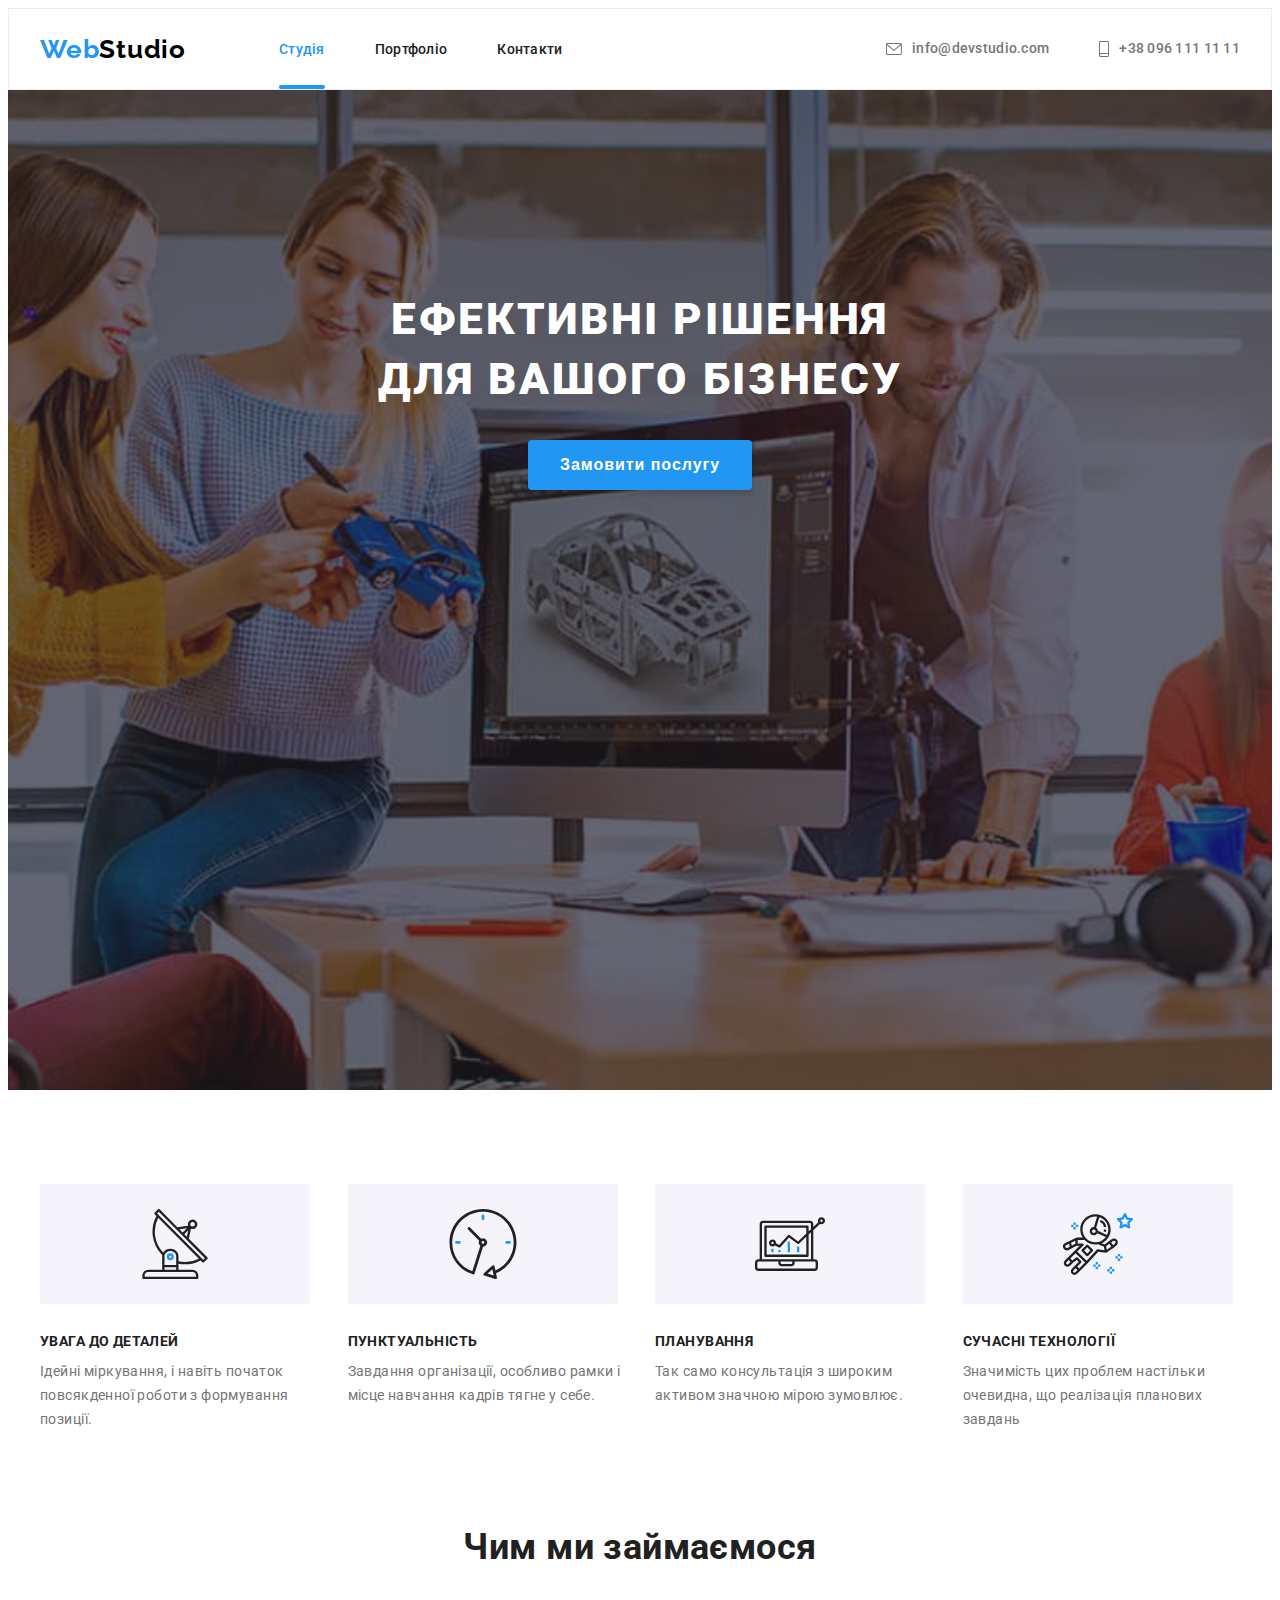
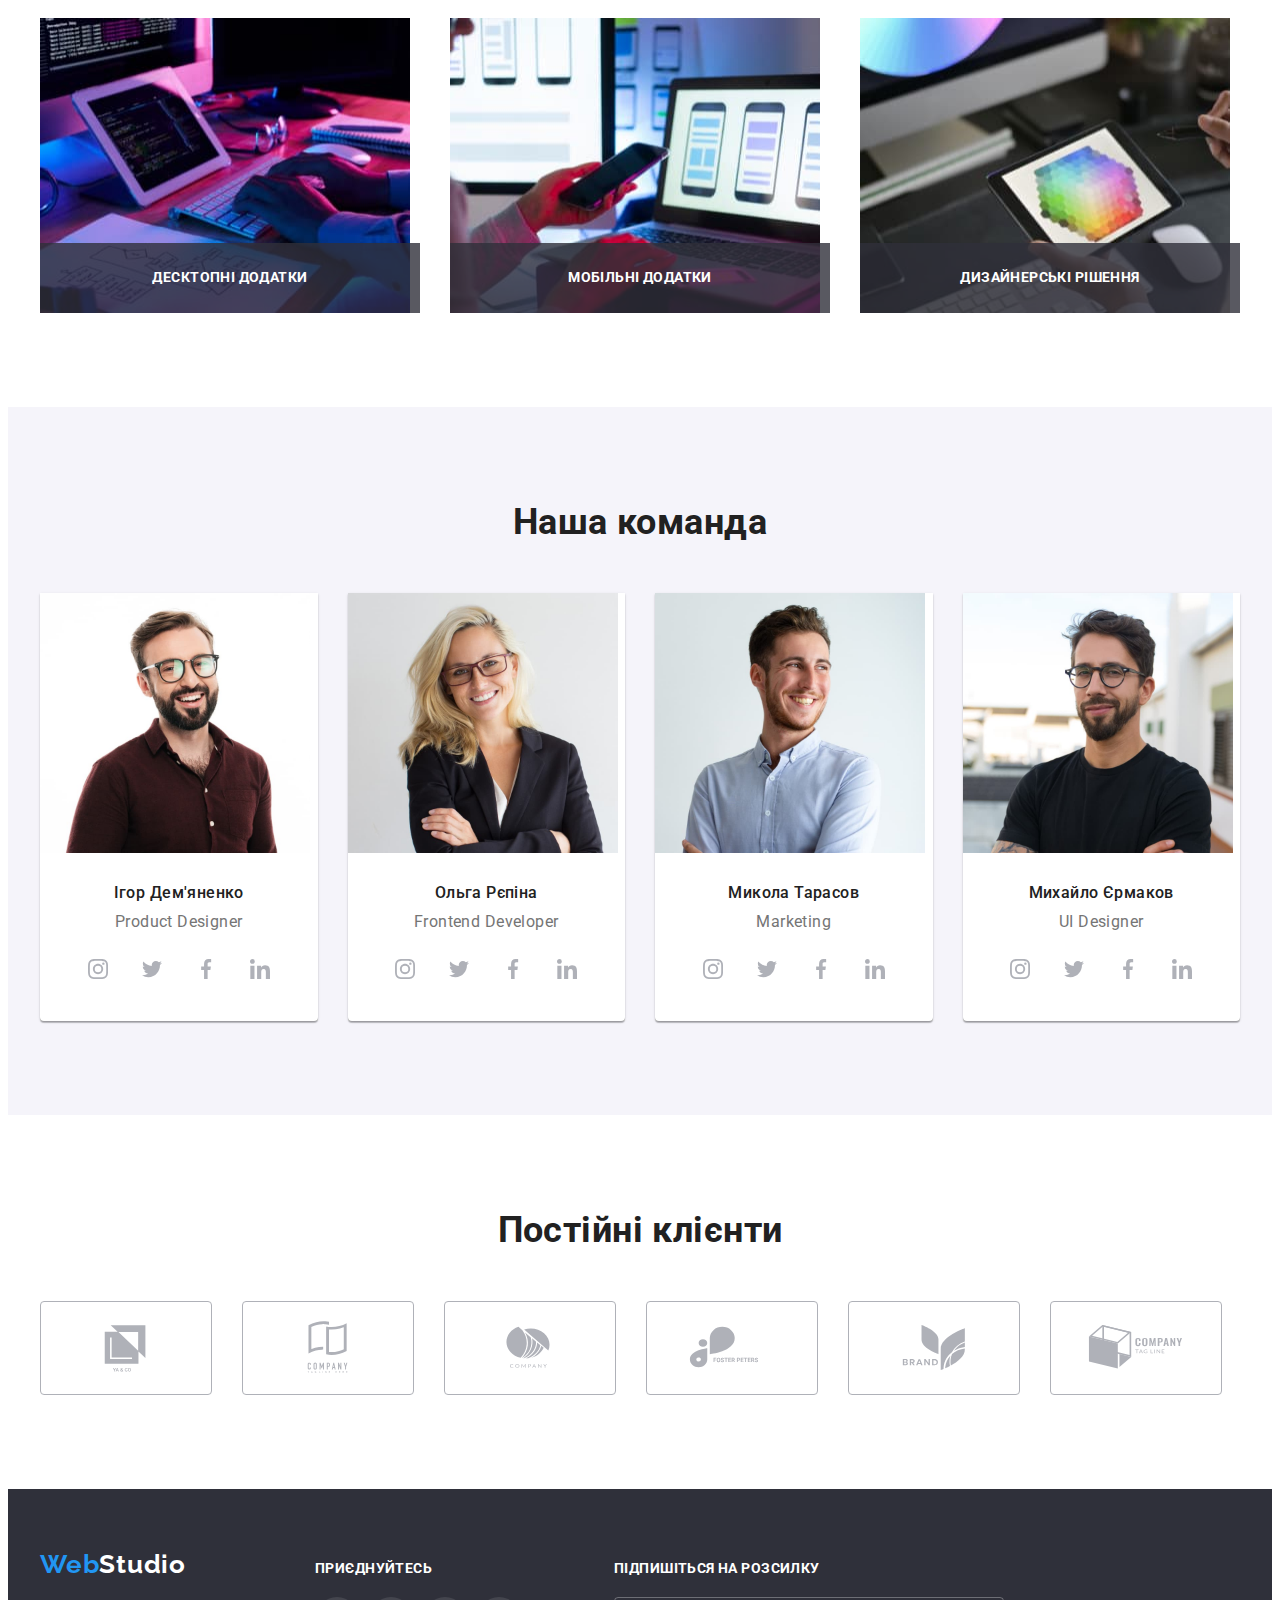
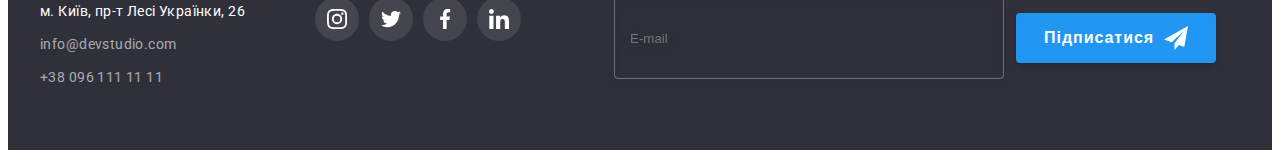
<file: index.html>
<!DOCTYPE html>
<html lang="uk">
  <head>
    <meta charset="UTF-8" />
    <meta http-equiv="X-UA-Compatible" content="IE=edge" />
    <meta name="viewport" content="width=device-width, initial-scale=1.0" />
    <title>WebStudio</title>

    <link rel="preconnect" href="https://fonts.googleapis.com" />
    <link rel="preconnect" href="https://fonts.gstatic.com" crossorigin />
    <link
      href="https://fonts.googleapis.com/css2?family=Raleway:wght@700&family=Roboto:wght@400;500;700;900&display=swap"
      rel="stylesheet"
    />
    <!-- Normalize start -->
    <link
      rel="stylesheet"
      href="https://cdnjs.cloudflare.com/ajax/libs/modern-normalize/1.1.0/modern-normalize.min.css"
      integrity="sha512-wpPYUAdjBVSE4KJnH1VR1HeZfpl1ub8YT/NKx4PuQ5NmX2tKuGu6U/JRp5y+Y8XG2tV+wKQpNHVUX03MfMFn9Q=="
      crossorigin="anonymous"
      referrerpolicy="no-referrer"
    />
    <!-- Normalize end -->
    <link rel="stylesheet" href="./css/main.min.css" />
    <!-- <link rel="stylesheet" href="./css/styles.css" /> -->
  </head>

  <body>
    <!--Шапка сайта-->
    <header class="header" data-header>
      <div class="container header-container">
        <a class="header__logo link logo" href="./index.html"
          >Web<span class="header__studio">Studio</span>
        </a>
        <nav class="nav">
          <ul class="nav__list list">
            <li class="nav__item">
              <a class="nav__link nav__link--current link" href="./index.html">Студія</a>
            </li>
            <li class="nav__item">
              <a class="nav__link link" href="./portfolio.html">Портфоліо</a>
            </li>
            <li class="nav__item">
              <a class="nav__link link" href="#">Контакти</a>
            </li>
          </ul>
        </nav>

        <ul class="contacts__list list">
          <li class="contacts__item">
            <a class="contacts__mail link" href="mailto:info@devstudio.com"
              ><svg class="contacts__icon" width="16" height="12">
                <use href="./images/icons.svg#envelope"></use></svg
              >info@devstudio.com</a
            >
          </li>
          <li class="contacts__item">
            <a class="contacts__tel link" href="tel:+380961111111"
              ><svg class="contacts__icon" width="10" height="16">
                <use href="./images/icons.svg#smartphone"></use></svg
              >+38 096 111 11 11</a
            >
          </li>
        </ul>
      </div>
    </header>

    <main>
      <!--Hero-->
      <section class="hero">
        <div class="container hero-container">
          <h1 class="hero__title">
            ефективні рішення<br />
            для вашого бізнесу
          </h1>
          <button class="hero__btn" type="button" data-modal-open>Замовити послугу</button>
        </div>
      </section>

      <!--Наші переваги-->
      <section class="section benefits">
        <div class="container benefits-container">
          <h2 class="visually-hidden">Наші переваги</h2>

          <ul class="benefits__list list">
            <li class="benefits__item">
              <div class="benefits__icon-container">
                <svg class="benefits__icon" width="70" height="70">
                  <use href="./images/icons.svg#antenna"></use>
                </svg>
              </div>
              <h3 class="benefit__subtitle">увага до деталей</h3>
              <p class="benefits__desc">
                Ідейні міркування, і навіть початок повсякденної роботи з формування позиції.
              </p>
            </li>

            <li class="benefits__item">
              <div class="benefits__icon-container">
                <svg class="benefits__icon" width="70" height="70">
                  <use href="./images/icons.svg#clock"></use>
                </svg>
              </div>
              <h3 class="benefit__subtitle">пунктуальність</h3>
              <p class="benefits__desc">
                Завдання організації, особливо рамки і місце навчання кадрів тягне у себе.
              </p>
            </li>

            <li class="benefits__item">
              <div class="benefits__icon-container">
                <svg class="benefits__icon" width="70" height="70">
                  <use href="./images/icons.svg#diagram"></use>
                </svg>
              </div>
              <h3 class="benefit__subtitle">планування</h3>
              <p class="benefits__desc">
                Так само консультація з широким активом значною мірою зумовлює.
              </p>
            </li>

            <li class="benefits__item">
              <div class="benefits__icon-container">
                <svg class="benefits__icon" width="70" height="70">
                  <use href="./images/icons.svg#astronaut"></use>
                </svg>
              </div>
              <h3 class="benefit__subtitle">сучасні технології</h3>
              <p class="benefits__desc">
                Значимість цих проблем настільки очевидна, що реалізація планових завдань
              </p>
            </li>
          </ul>
        </div>
      </section>

      <!--Чим ми займаємося-->
      <section class="section activity">
        <div class="container activity__container">
          <h2 class="title">Чим ми займаємося</h2>

          <ul class="activity__list card-set list">
            <li class="activity__item">
              <img
                class="activity__img"
                src="./images/activity/activity1.jpg"
                alt="Верстка сайтов"
                width="370"
                height="295"
              />
              <div class="activity__desc-container">
                <p class="activity__desc">Десктопні додатки</p>
              </div>
            </li>
            <li class="activity__item">
              <img
                class="activity__img"
                src="./images/activity/activity2.jpg"
                alt="Мобильные приложения"
                width="370"
                height="295"
              />
              <div class="activity__desc-container">
                <p class="activity__desc">Мобільні додатки</p>
              </div>
            </li>
            <li class="activity__item">
              <img
                class="activity__img"
                src="./images/activity/activity3.jpg"
                alt="Цветовое оформление"
                width="370"
                height="295"
              />
              <div class="activity__desc-container">
                <p class="activity__desc">Дизайнерські рішення</p>
              </div>
            </li>
          </ul>
        </div>
      </section>

      <!--Наша команда-->
      <section class="team section">
        <div class="team__container container">
          <h2 class="title">Наша команда</h2>

          <ul class="team__list card-set list">
            <li class="team__item">
              <div class="team__card">
                <img
                  class="team__img"
                  src="./images/team/colleague1.jpg"
                  alt="Игорь Демьяненко"
                  width="270"
                  height="260"
                />
                <div class="team__caption">
                  <h3 class="team__subtitle">Ігор Дем'яненко</h3>
                  <p class="team__position" lang="en">Product Designer</p>
                  <ul class="socials__list list">
                    <li class="socials__item">
                      <a
                        class="socials__link link"
                        href="#"
                        target="_blank"
                        rel="noopener noreferrer"
                        aria-label="instagram"
                      >
                        <svg class="socials__icon" width="20" height="20">
                          <use href="./images/icons.svg#instagram"></use>
                        </svg>
                      </a>
                    </li>
                    <li class="socials__item">
                      <a
                        class="socials__link link"
                        href="#"
                        target="_blank"
                        rel="noopener noreferrer"
                        aria-label="twitter"
                      >
                        <svg class="socials__icon" width="20" height="20">
                          <use href="./images/icons.svg#twitter"></use>
                        </svg>
                      </a>
                    </li>
                    <li class="socials__item">
                      <a
                        class="socials__link link"
                        href="#"
                        target="_blank"
                        rel="noopener noreferrer"
                        aria-label="facebook"
                      >
                        <svg class="socials__icon" width="20" height="20">
                          <use href="./images/icons.svg#facebook"></use>
                        </svg>
                      </a>
                    </li>
                    <li class="socials__item">
                      <a
                        class="socials__link link"
                        href="#"
                        target="_blank"
                        rel="noopener noreferrer"
                        aria-label="linkedin"
                      >
                        <svg class="socials__icon" width="20" height="20">
                          <use href="./images/icons.svg#linkedin"></use>
                        </svg>
                      </a>
                    </li>
                  </ul>
                </div>
              </div>
            </li>

            <li class="team__item">
              <div class="team__card">
                <img
                  class="team__img"
                  src="./images/team/colleague2.jpg"
                  alt="Ольга Репина"
                  width="270"
                  height="260"
                />
                <div class="team__caption">
                  <h3 class="team__subtitle">Ольга Рєпіна</h3>
                  <p class="team__position" lang="en">Frontend Developer</p>
                  <ul class="socials__list list">
                    <li class="socials__item">
                      <a
                        class="socials__link link"
                        href="#"
                        target="_blank"
                        rel="noopener noreferrer"
                        aria-label="instagram"
                      >
                        <svg class="socials__icon" width="20" height="20">
                          <use href="./images/icons.svg#instagram"></use>
                        </svg>
                      </a>
                    </li>
                    <li class="socials__item">
                      <a
                        class="socials__link link"
                        href="#"
                        target="_blank"
                        rel="noopener noreferrer"
                        aria-label="twitter"
                      >
                        <svg class="socials__icon" width="20" height="20">
                          <use href="./images/icons.svg#twitter"></use>
                        </svg>
                      </a>
                    </li>
                    <li class="socials__item">
                      <a
                        class="socials__link link"
                        href="#"
                        target="_blank"
                        rel="noopener noreferrer"
                        aria-label="facebook"
                      >
                        <svg class="socials__icon" width="20" height="20">
                          <use href="./images/icons.svg#facebook"></use>
                        </svg>
                      </a>
                    </li>
                    <li class="socials__item">
                      <a
                        class="socials__link link"
                        href="#"
                        target="_blank"
                        rel="noopener noreferrer"
                        aria-label="linkedin"
                      >
                        <svg class="socials__icon" width="20" height="20">
                          <use href="./images/icons.svg#linkedin"></use>
                        </svg>
                      </a>
                    </li>
                  </ul>
                </div>
              </div>
            </li>

            <li class="team__item">
              <div class="team__card">
                <img
                  class="team__img"
                  src="./images/team/colleague3.jpg"
                  alt="Николай Тарасов"
                  width="270"
                  height="260"
                />
                <div class="team__caption">
                  <h3 class="team__subtitle">Микола Тарасов</h3>
                  <p class="team__position" lang="en">Marketing</p>
                  <ul class="socials__list list">
                    <li class="socials__item">
                      <a
                        class="socials__link link"
                        href="#"
                        target="_blank"
                        rel="noopener noreferrer"
                        aria-label="instagram"
                      >
                        <svg class="socials__icon" width="20" height="20">
                          <use href="./images/icons.svg#instagram"></use>
                        </svg>
                      </a>
                    </li>
                    <li class="socials__item">
                      <a
                        class="socials__link link"
                        href="#"
                        target="_blank"
                        rel="noopener noreferrer"
                        aria-label="twitter"
                      >
                        <svg class="socials__icon" width="20" height="20">
                          <use href="./images/icons.svg#twitter"></use>
                        </svg>
                      </a>
                    </li>
                    <li class="socials__item">
                      <a
                        class="socials__link link"
                        href="#"
                        target="_blank"
                        rel="noopener noreferrer"
                        aria-label="facebook"
                      >
                        <svg class="socials__icon" width="20" height="20">
                          <use href="./images/icons.svg#facebook"></use>
                        </svg>
                      </a>
                    </li>
                    <li class="socials__item">
                      <a
                        class="socials__link link"
                        href="#"
                        target="_blank"
                        rel="noopener noreferrer"
                        aria-label="linkedin"
                      >
                        <svg class="socials__icon" width="20" height="20">
                          <use href="./images/icons.svg#linkedin"></use>
                        </svg>
                      </a>
                    </li>
                  </ul>
                </div>
              </div>
            </li>

            <li class="team__item">
              <div class="team__card">
                <img
                  class="team__img"
                  src="./images/team/colleague4.jpg"
                  alt="Михаил Ермаков"
                  width="270"
                  height="260"
                />
                <div class="team__caption">
                  <h3 class="team__subtitle">Михайло Єрмаков</h3>
                  <p class="team__position" lang="en">UI Designer</p>
                  <ul class="socials__list list">
                    <li class="socials__item">
                      <a
                        class="socials__link link"
                        href="#"
                        target="_blank"
                        rel="noopener noreferrer"
                        aria-label="instagram"
                      >
                        <svg class="socials__icon" width="20" height="20">
                          <use href="./images/icons.svg#instagram"></use>
                        </svg>
                      </a>
                    </li>
                    <li class="socials__item">
                      <a
                        class="socials__link link"
                        href="#"
                        target="_blank"
                        rel="noopener noreferrer"
                        aria-label="twitter"
                      >
                        <svg class="socials__icon" width="20" height="20">
                          <use href="./images/icons.svg#twitter"></use>
                        </svg>
                      </a>
                    </li>
                    <li class="socials__item">
                      <a
                        class="socials__link link"
                        href="#"
                        target="_blank"
                        rel="noopener noreferrer"
                        aria-label="facebook"
                      >
                        <svg class="socials__icon" width="20" height="20">
                          <use href="./images/icons.svg#facebook"></use>
                        </svg>
                      </a>
                    </li>
                    <li class="socials__item">
                      <a
                        class="socials__link link"
                        href="#"
                        target="_blank"
                        rel="noopener noreferrer"
                        aria-label="linkedin"
                      >
                        <svg class="socials__icon" width="20" height="20">
                          <use href="./images/icons.svg#linkedin"></use>
                        </svg>
                      </a>
                    </li>
                  </ul>
                </div>
              </div>
            </li>
          </ul>
        </div>
      </section>

      <!-- Постійні клієнти -->
      <section class="section clients">
        <div class="clients-container container">
          <h2 class="title">Постійні клієнти</h2>
          <ul class="clients__list card-set list">
            <li class="clients__item">
              <a
                class="clients__link link"
                href=""
                target="_blank"
                rel="noopener noreferrer"
                aria-label="Client 1"
              >
                <svg class="clients__icon" width="106" height="60">
                  <use href="./images/icons.svg#client-1"></use>
                </svg>
              </a>
            </li>
            <li class="clients__item">
              <a
                class="clients__link link"
                href=""
                target="_blank"
                rel="noopener noreferrer"
                aria-label="Client 2"
              >
                <svg class="clients__icon" width="106" height="60">
                  <use href="./images/icons.svg#client-2"></use>
                </svg>
              </a>
            </li>
            <li class="clients__item">
              <a
                class="clients__link link"
                href=""
                target="_blank"
                rel="noopener noreferrer"
                aria-label="Client 3"
              >
                <svg class="clients__icon" width="106" height="60">
                  <use href="./images/icons.svg#client-3"></use>
                </svg>
              </a>
            </li>
            <li class="clients__item">
              <a
                class="clients__link link"
                href=""
                target="_blank"
                rel="noopener noreferrer"
                aria-label="Client 4"
              >
                <svg class="clients__icon" width="106" height="60">
                  <use href="./images/icons.svg#client-4"></use>
                </svg>
              </a>
            </li>
            <li class="clients__item">
              <a
                class="clients__link link"
                href=""
                target="_blank"
                rel="noopener noreferrer"
                aria-label="Client 5"
              >
                <svg class="clients__icon" width="106" height="60">
                  <use href="./images/icons.svg#client-5"></use>
                </svg>
              </a>
            </li>
            <li class="clients__item">
              <a
                class="clients__link link"
                href=""
                target="_blank"
                rel="noopener noreferrer"
                aria-label="Client 6"
              >
                <svg class="clients__icon" width="106" height="60">
                  <use href="./images/icons.svg#client-6"></use>
                </svg>
              </a>
            </li>
          </ul>
        </div>
      </section>
    </main>

    <!--Футер-->
    <footer class="footer">
      <div class="footer__overlay container">
        <div class="footer-address-container">
          <a class="logo link" href="./index.html">Web<span class="studio-footer">Studio</span> </a>
          <address class="address">
            <ul class="address__list list">
              <li class="address__item">
                <a
                  class="address__link link"
                  href="https://goo.gl/maps/UamUXXpw73tSwTPm6"
                  target="_blank"
                  rel="noopener noreferrer"
                  >м. Київ, пр-т Лесі Українки, 26</a
                >
              </li>
              <li class="address__item">
                <a class="address__mail link" href="mailto:info@devstudio.com"
                  >info@devstudio.com</a
                >
              </li>
              <li class="address__item">
                <a class="address__tel link" href="tel:+380961111111">+38 096 111 11 11</a>
              </li>
            </ul>
          </address>
        </div>

        <div class="footer__socials footer__socials--container">
          <p class="subscribe__slogan">приєднуйтесь</p>
          <ul class="footer__socials--list list">
            <li class="footer__socials--item">
              <a
                class="footer__socials--link link"
                href="#"
                target="_blank"
                rel="noopener noreferrer"
                aria-label="instagram"
              >
                <svg class="footer__socials--icon" width="20" height="20">
                  <use href="./images/icons.svg#instagram"></use>
                </svg>
              </a>
            </li>
            <li class="footer__socials--item">
              <a
                class="footer__socials--link link"
                href="#"
                target="_blank"
                rel="noopener noreferrer"
                aria-label="twitter"
              >
                <svg class="footer__socials--icon" width="20" height="20">
                  <use href="./images/icons.svg#twitter"></use>
                </svg>
              </a>
            </li>
            <li class="footer__socials--item">
              <a
                class="footer__socials--link link"
                href="#"
                target="_blank"
                rel="noopener noreferrer"
                aria-label="facebook"
              >
                <svg class="footer__socials--icon" width="20" height="20">
                  <use href="./images/icons.svg#facebook"></use>
                </svg>
              </a>
            </li>
            <li class="footer__socials--item">
              <a
                class="footer__socials--link link"
                href="#"
                target="_blank"
                rel="noopener noreferrer"
                aria-label="linkedin"
              >
                <svg class="footer__socials--icon" width="20" height="20">
                  <use href="./images/icons.svg#linkedin"></use>
                </svg>
              </a>
            </li>
          </ul>
        </div>

        <!-- Subscribe -->
        <div class="subscribe subscribe-container">
          <p class="subscribe__slogan">Підпишіться на розсилку</p>
          <form class="subsribe__form">
            <div class="subscribe__overlay">
              <label class="subscribe__email visually-hidden" for="mail-subscribe"></label>
              <input
                class="subscribe__input"
                type="email"
                name="mail-subscribe"
                id="mail-subscribe"
                placeholder="E-mail"
                required
              />
              <button class="subscribe__btn" type="submit">
                Підписатися
                <svg class="subscribe__icon" width="24" height="24">
                  <use href="./images/icons.svg#send-footer"></use>
                </svg>
              </button>
            </div>
          </form>
        </div>
      </div>
    </footer>

    <!-- Modal window -->
    <div class="backdrop is-hidden" data-modal>
      <div class="modal">
        <button class="modal__btn" type="button" data-modal-close>
          <svg class="modal__icon" width="18" height="18">
            <use href="./images/icons.svg#close-black-icon"></use>
          </svg>
        </button>

        <!-- Registration form -->

        <form class="register">
          <strong class="register__title">Залиште свої дані, ми вам передзвонимо</strong>
          <div class="register__group" role="group">
            <label class="register__wrap">
              <span class="register__label">Ім'я</span>
              <input class="register__input" type="text" required />
              <svg class="register__icon" width="18" height="18">
                <use href="./images/icons.svg#person-form"></use>
              </svg>
            </label>
            <label class="register__wrap">
              <span class="register__label">Телефон</span>
              <input class="register__input" type="tel" required />
              <svg class="register__icon" width="18" height="18">
                <use href="./images/icons.svg#phone-form"></use>
              </svg>
            </label>
            <label class="register__wrap">
              <span class="register__label">Пошта</span>
              <input class="register__input" type="email" required />
              <svg class="register__icon" width="18" height="18">
                <use href="./images/icons.svg#email-form"></use>
              </svg>
            </label>
            <label class="register__wrap">
              <span class="register__label">Коментар</span>
              <textarea
                class="register__message"
                name="message"
                rows="5"
                placeholder="Введіть текст"
              ></textarea>
            </label>
          </div>

          <label class="register__agreement">
            <input
              class="register__checkbox visually-hidden"
              type="checkbox"
              name="agreement"
              required
            />
            <svg class="register-icon" width="16" height="15">
              <use class="register__icon--uncheck" href="./images/icons.svg#icon-uncheck"></use>
              <use class="register__icon--check" href="./images/icons.svg#icon-check"></use>
            </svg>
            <span class="register-agreement__text">
              Погоджуюся з розсилкою та приймаю
              <a class="register-agreement__link" href="">Умови договору</a>
            </span>
          </label>

          <button class="register__btn" type="submit">Відправити</button>
        </form>
      </div>
    </div>

    <!-- JS header-scroll script -->
    <script src="./js/header-scroll.js"></script>

    <!-- JS modal window script -->
    <script src="./js/modal.js"></script>

    <!-- JS registration form -->
    <script src="./js/registration.js"></script>
  </body>
</html>
</file>
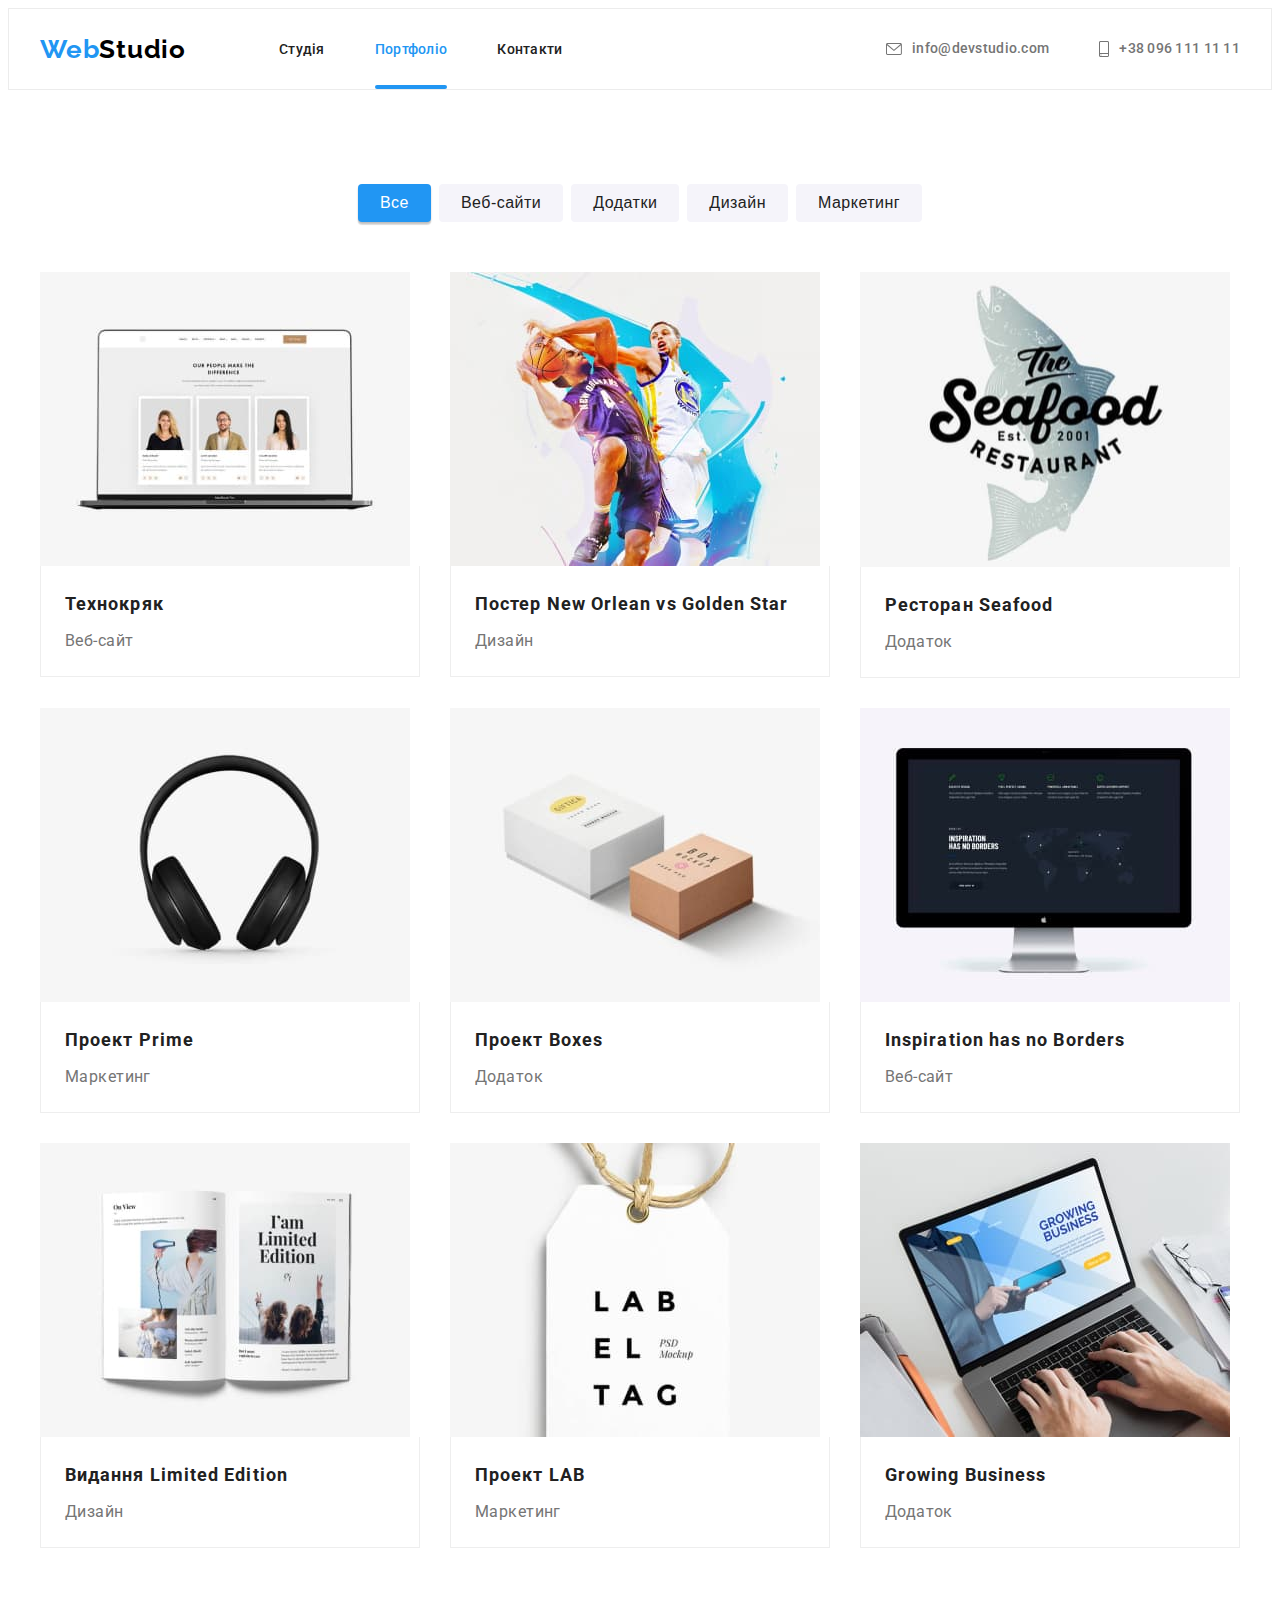
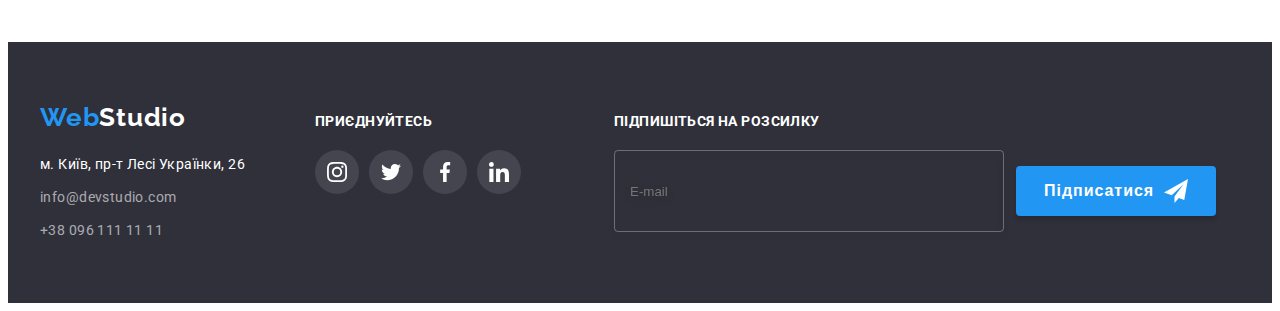
<file: portfolio.html>
<!DOCTYPE html>
<html lang="uk">
  <head>
    <meta charset="UTF-8" />
    <meta http-equiv="X-UA-Compatible" content="IE=edge" />
    <meta name="viewport" content="width=device-width, initial-scale=1.0" />
    <title>Портфолио</title>

    <link rel="preconnect" href="https://fonts.googleapis.com" />
    <link rel="preconnect" href="https://fonts.gstatic.com" crossorigin />
    <link
      href="https://fonts.googleapis.com/css2?family=Raleway:wght@700&family=Roboto:wght@400;500;700;900&display=swap"
      rel="stylesheet"
    />
    <link
      rel="stylesheet"
      href="https://cdnjs.cloudflare.com/ajax/libs/modern-normalize/1.1.0/modern-normalize.min.css"
      integrity="sha512-wpPYUAdjBVSE4KJnH1VR1HeZfpl1ub8YT/NKx4PuQ5NmX2tKuGu6U/JRp5y+Y8XG2tV+wKQpNHVUX03MfMFn9Q=="
      crossorigin="anonymous"
      referrerpolicy="no-referrer"
    />
    <link rel="stylesheet" href="./css/main.min.css" />
  </head>

  <body>
    <!--Шапка сайта-->
    <header class="header" data-header>
      <div class="container header-container">
        <a class="logo header__logo link" href="./index.html"
          >Web<span class="header__studio">Studio</span>
        </a>
        <nav class="nav">
          <ul class="nav__list list">
            <li class="nav__item">
              <a class="nav__link link" href="./index.html">Студія</a>
            </li>
            <li class="nav__item">
              <a class="nav__link nav__link--current link" href="./portfolio.html">Портфоліо</a>
            </li>
            <li class="nav__item">
              <a class="nav__link link" href="#">Контакти</a>
            </li>
          </ul>
        </nav>

        <ul class="contacts__list list">
          <li class="contacts__item">
            <a class="contacts__mail link" href="mailto:info@devstudio.com"
              ><svg class="contacts__icon" width="16" height="12">
                <use href="./images/icons.svg#envelope"></use></svg
              >info@devstudio.com</a
            >
          </li>
          <li class="contacts__item">
            <a class="contacts__tel link" href="tel:+380961111111"
              ><svg class="contacts__icon" width="10" height="16">
                <use href="./images/icons.svg#smartphone"></use></svg
              >+38 096 111 11 11</a
            >
          </li>
        </ul>
      </div>
    </header>

    <main>
      <h1 class="visually-hidden">Примеры работ</h1>

      <!-- Фильтр -->
      <section class="projects section">
        <div class="filter container">
          <ul class="filter__list list">
            <li class="filter__item">
              <button class="active__btn" type="button">Все</button>
            </li>
            <li class="filter__item">
              <button class="filter__btn" type="button">Веб-сайти</button>
            </li>
            <li class="filter__item">
              <button class="filter__btn" type="button">Додатки</button>
            </li>
            <li class="filter__item">
              <button class="filter__btn" type="button">Дизайн</button>
            </li>
            <li class="filter__item">
              <button class="filter__btn" type="button">Маркетинг</button>
            </li>
          </ul>
          <!-- </div> -->

          <!-- Проекти -->
          <!-- <div class="container"> -->
          <ul class="projects__list card-set list">
            <li class="projects__item">
              <a class="projects__link link" href="#">
                <div class="projects__element">
                  <img
                    class="projects__img"
                    src="./images/portfolio/tekhnokryak.jpg"
                    alt="Технокряк"
                    width="370"
                  />
                  <div class="projects__overlay">
                    <p class="projects-desc">
                      Ресурс пропонує комплексні пропозиції з різним рівнем функціоналу та сервісів.
                      Все це дозволить відвідувачу отримати вичерпні відомості про компанію чи
                      приватну особу.
                    </p>
                  </div>
                </div>

                <div class="projects__caption">
                  <h2 class="projects__subtitle">Технокряк</h2>
                  <p class="projects__text">Веб-сайт</p>
                </div>
              </a>
            </li>
            <li class="projects__item">
              <a class="projects__link link" href="#">
                <img
                  class="projects__img"
                  src="./images/portfolio/poster_new_orlean.jpg"
                  alt="Постер New Orlean vs Golden Star"
                  width="370"
                />
                <div class="projects__caption">
                  <h2 class="projects__subtitle">Постер New Orlean vs Golden Star</h2>
                  <p class="projects__text">Дизайн</p>
                </div>
              </a>
            </li>
            <li class="projects__item">
              <a class="projects__link link" href="#">
                <img
                  class="projects__img"
                  src="./images/portfolio/seafood.jpg"
                  alt="Ресторан Seafood"
                  width="370"
                  height="295"
                />
                <div class="projects__caption">
                  <h2 class="projects__subtitle">Ресторан Seafood</h2>
                  <p class="projects__text">Додаток</p>
                </div>
              </a>
            </li>
            <li class="projects__item">
              <div class="projects-card">
                <a class="projects__link link" href="#">
                  <img
                    class="projects__img"
                    src="./images/portfolio/prime.jpg"
                    alt="Проект Prime"
                    width="370"
                  />
                  <div class="projects__caption">
                    <h2 class="projects__subtitle">Проект Prime</h2>
                    <p class="projects__text">Маркетинг</p>
                  </div>
                </a>
              </div>
            </li>
            <li class="projects__item">
              <a class="projects__link link" href="#">
                <img
                  class="projects__img"
                  src="./images/portfolio/boxes.jpg"
                  alt="Проект Boxes"
                  width="370"
                />
                <div class="projects__caption">
                  <h2 class="projects__subtitle">Проект Boxes</h2>
                  <p class="projects__text">Додаток</p>
                </div>
              </a>
            </li>
            <li class="projects__item">
              <a class="projects__link link" href="#">
                <img
                  class="projects__img"
                  src="./images/portfolio/inspiration.jpg"
                  alt="Inspiration has no Borders"
                  width="370"
                />
                <div class="projects__caption">
                  <h2 class="projects__subtitle">Inspiration has no Borders</h2>
                  <p class="projects__text">Веб-сайт</p>
                </div>
              </a>
            </li>
            <li class="projects__item">
              <a class="projects__link link" href="#">
                <img
                  class="projects__img"
                  src="./images/portfolio/limited_edition.jpg"
                  alt="Издание Limited Edition"
                  width="370"
                />
                <div class="projects__caption">
                  <h2 class="projects__subtitle">Видання Limited Edition</h2>
                  <p class="projects__text">Дизайн</p>
                </div>
              </a>
            </li>
            <li class="projects__item">
              <a class="projects__link link" href="#">
                <img
                  class="projects__img"
                  src="./images/portfolio/lab.jpg"
                  alt="Проект LAB"
                  width="370"
                />
                <div class="projects__caption">
                  <h2 class="projects__subtitle">Проект LAB</h2>
                  <p class="projects__text">Маркетинг</p>
                </div>
              </a>
            </li>
            <li class="projects__item">
              <a class="projects__link link" href="#">
                <img
                  class="projects__img"
                  src="./images/portfolio/growing_business.jpg"
                  alt="Growing Business"
                  width="370"
                />
                <div class="projects__caption">
                  <h2 class="projects__subtitle">Growing Business</h2>
                  <p class="projects__text">Додаток</p>
                </div>
              </a>
            </li>
          </ul>
        </div>
      </section>
    </main>

    <!--Футер-->
    <footer class="footer">
      <div class="footer__overlay container">
        <div class="footer-address-container">
          <a class="logo link" href="./index.html">Web<span class="studio-footer">Studio</span> </a>
          <address class="address">
            <ul class="address__list list">
              <li class="address__item">
                <a
                  class="address__link link"
                  href="https://goo.gl/maps/UamUXXpw73tSwTPm6"
                  target="_blank"
                  rel="noopener noreferrer"
                  >м. Київ, пр-т Лесі Українки, 26</a
                >
              </li>
              <li class="address__item">
                <a class="address__mail link" href="mailto:info@devstudio.com"
                  >info@devstudio.com</a
                >
              </li>
              <li class="address__item">
                <a class="address__tel link" href="tel:+380961111111">+38 096 111 11 11</a>
              </li>
            </ul>
          </address>
        </div>

        <div class="footer__socials footer__socials--container">
          <p class="subscribe__slogan">приєднуйтесь</p>
          <ul class="footer__socials--list list">
            <li class="footer__socials--item">
              <a
                class="footer__socials--link link"
                href="#"
                target="_blank"
                rel="noopener noreferrer"
                aria-label="instagram"
              >
                <svg class="footer__socials--icon" width="20" height="20">
                  <use href="./images/icons.svg#instagram"></use>
                </svg>
              </a>
            </li>
            <li class="footer__socials--item">
              <a
                class="footer__socials--link link"
                href="#"
                target="_blank"
                rel="noopener noreferrer"
                aria-label="twitter"
              >
                <svg class="footer__socials--icon" width="20" height="20">
                  <use href="./images/icons.svg#twitter"></use>
                </svg>
              </a>
            </li>
            <li class="footer__socials--item">
              <a
                class="footer__socials--link link"
                href="#"
                target="_blank"
                rel="noopener noreferrer"
                aria-label="facebook"
              >
                <svg class="footer__socials--icon" width="20" height="20">
                  <use href="./images/icons.svg#facebook"></use>
                </svg>
              </a>
            </li>
            <li class="footer__socials--item">
              <a
                class="footer__socials--link link"
                href="#"
                target="_blank"
                rel="noopener noreferrer"
                aria-label="linkedin"
              >
                <svg class="footer__socials--icon" width="20" height="20">
                  <use href="./images/icons.svg#linkedin"></use>
                </svg>
              </a>
            </li>
          </ul>
        </div>

        <!-- Subscribe -->
        <div class="subscribe subscribe-container">
          <p class="subscribe__slogan">Підпишіться на розсилку</p>
          <form class="subsribe__form">
            <div class="subscribe__overlay">
              <label class="subscribe__email visually-hidden" for="mail-subscribe"></label>
              <input
                class="subscribe__input"
                type="email"
                name="mail-subscribe"
                id="mail-subscribe"
                placeholder="E-mail"
                required
              />
              <button class="subscribe__btn" type="submit">
                Підписатися
                <svg class="subscribe__icon" width="24" height="24">
                  <use href="./images/icons.svg#send-footer"></use>
                </svg>
              </button>
            </div>
          </form>
        </div>
      </div>
    </footer>
  </body>
</html>
</file>
<file: css/styles.css>
/* основний колір тексту color: #212121; */
/* другорядний колір тексту color: #757575; */
/* колір ховера #2196f3; */
/* основний колір фона background: #ffffff; */
/* другорядний колір фона background: #F5F4FA; */
/* фон HERO і футера #2f303a; */

:root {
  /* fonts */
  --main-font: 'Roboto', sans-serif;
  --secondary-font: 'Raleway', sans-serif;

  /* text colors */
  --primary-text-color: #212121;
  --secondary-text-color: #757575;
  --white-text-color: #ffffff;
  --accent-color: #2196f3;
  --second-part-logo-color: #000000;

  /* bg colors */
  --primary-bg-color: #ffffff;
  --secondary-bg-color: #f5f4fa;
  --hero-footer-bg-color: #2f303a;
  --projects-border-color: 1px solid #eeeeee;
  --upper-line-color: 1px solid #ececec;
  --footer-icons-bg-color: rgba(255, 255, 255, 0.1);
  --backdrop-bg-color: rgba(0, 0, 0, 0.2);

  /* icons colors */
  --primary-icons-fill-color: #afb1b8;

  /* btn */
  --hero-btn-hover-color: #188ce8;
  --hero-btn-box-shadow: 0px 4px 4px rgba(0, 0, 0, 0.15);
  --filtr-btn-box-shadow: 0px 3px 1px rgba(0, 0, 0, 0.1), 0px 1px 2px rgba(0, 0, 0, 0.08),
    0px 2px 2px rgba(0, 0, 0, 0.12);

  /* margin, padding, gaps, shadows */
  --card-set-gap: 30px;
  --card-shadow: 0px 1px 3px rgba(0, 0, 0, 0.12), 0px 1px 1px rgba(0, 0, 0, 0.14),
    0px 2px 1px rgba(0, 0, 0, 0.2);
  --portfolio-card-shadow: 0px 1px 1px rgba(0, 0, 0, 0.12), 0px 4px 4px rgba(0, 0, 0, 0.06),
    1px 4px 6px rgba(0, 0, 0, 0.16);
  --portfolio-btn-shadow: 0px 3px 1px rgba(0, 0, 0, 0.1), 0px 1px 2px rgba(0, 0, 0, 0.08),
    0px 2px 2px rgba(0, 0, 0, 0.12);
  --modal-box-shadow: 0px 1px 3px rgba(0, 0, 0, 0.12), 0px 1px 1px rgba(0, 0, 0, 0.14),
    0px 2px 1px rgba(0, 0, 0, 0.2);
  --projects-card-overlay-bg-color: rgba(33, 150, 243, 0.9);

  /* others */

  --timing-function: cubic-bezier(0.4, 0, 0.2, 1);
}

body {
  font-family: var(--main-font);
  background-color: var(--primary-bg-color);
  color: var(--primary-text-color);
  font-size: 14px;
  letter-spacing: 0.03em;
}

/*--- частковий ресет стилей браузера ---*/

h1,
h2,
h3,
h4,
h5,
h6,
p {
  margin: 0;
}

img {
  display: block;
  max-width: 100%;
}

.link {
  text-decoration: none;
  color: currentColor;
}

.list {
  list-style: none;
  padding: 0;
  margin: 0;
}

/*--- Section ---*/
.section {
  padding-top: 94px;
  padding-bottom: 94px;
}

/*--- Container ---*/

.container {
  width: 1200px;
  padding-left: 15px;
  padding-right: 15px;
  margin-left: auto;
  margin-right: auto;
  /* 
  outline: 2px dashed tomato;
  outline-offset: -2px; */
}

/*-------------- Header -----------------*/
.header {
  border: var(--upper-line-color);
}
.header-container {
  display: flex;
  align-items: center;
}

.header__logo {
  margin-right: 93px;
}

.nav__list {
  display: flex;
  gap: 50px;
}

.nav__link,
.contacts__tel,
.contacts__mail {
  padding: 32px 0;
}

.header-container .logo {
  padding: 24px 0;
}

.contacts__list .contacts__item + .contacts__item {
  margin-left: 50px;
}

/* .contacts__mail,
.contacts__tel {
  display: inline-flex;
  align-items: center;
} */
.contacts__item {
  align-items: baseline;
}

.contacts__icon {
  fill: currentColor;
  margin-right: 10px;
}

.logo {
  color: var(--accent-color);
  font-family: var(--secondary-font);
  font-weight: 700;
  font-size: 26px;
  line-height: 1.19;
  letter-spacing: 0.03em;
}

.studio-header {
  color: var(--second-part-logo-color);
  font-family: var(--secondary-font);
  font-weight: 700;
  font-size: 26px;
  line-height: 1.19;
  letter-spacing: 0.03em;
}

.nav__link {
  color: var(--primary-text-color);
  font-weight: 500;
  line-height: 1.14;
  letter-spacing: 0.02em;

  transition: color 250ms cubic-bezier(0.4, 0, 0.2, 1);
}

.nav__link:hover,
.nav__link:focus {
  color: var(--accent-color);
}

.contacts__list {
  display: flex;
  margin-left: auto;
}

.contacts__tel,
.contacts__mail {
  display: flex;
  align-items: center;
  color: var(--secondary-text-color);
  font-weight: 500;
  line-height: 1.14;
  letter-spacing: 0.02em;

  transition: color 250ms cubic-bezier(0.4, 0, 0.2, 1);
}

.contacts__tel:hover,
.contacts__tel:focus,
.contacts__mail:hover,
.contacts__mail:focus {
  color: var(--accent-color);
}

.nav__link.current {
  position: relative;
  color: var(--accent-color);
}

.nav__link.current::after {
  content: '';
  position: absolute;
  bottom: 0;
  left: 0;

  display: block;
  width: 100%;
  height: 4px;

  border-radius: 2px;
  background-color: var(--accent-color);
}

/* ----------------Hero ----------------------*/

.hero {
  max-width: 1600px;
  height: 600px;
  margin-right: auto;
  margin-left: auto;
  text-align: center;
  padding: 200px 0;

  background-color: var(--hero-footer-bg-color);
  background-image: linear-gradient(to right, rgba(47, 48, 58, 0.4), rgba(47, 48, 58, 0.4)),
    url(../images/hero/hero-img.jpg);
  background-repeat: no-repeat;
  background-position: center;
  background-size: cover;
}

.hero__title {
  color: var(--white-text-color);
  font-weight: 900;
  font-size: 44px;
  line-height: 1.36;
  text-align: center;
  letter-spacing: 0.06em;
  text-transform: uppercase;
  margin-bottom: 30px;
}

.hero__btn {
  display: inline-block;
  padding: 10px 32px;
  border: none;
  min-width: 200px;
  border-radius: 4px;

  color: var(--white-text-color);
  background-color: var(--accent-color);
  box-shadow: var(--hero-btn-box-shadow);
  font-weight: 700;
  font-size: 16px;
  line-height: 1.88;
  letter-spacing: 0.06em;

  cursor: pointer;

  transition: background-color 250ms cubic-bezier(0.4, 0, 0.2, 1);
}

.hero__btn:hover,
.hero__btn:focus {
  background-color: var(--hero-btn-hover-color);
}

/*-------------- Наші переваги --------------*/

.benefits {
  padding-bottom: 0;
}

.visually-hidden {
  position: absolute;
  width: 1px;
  height: 1px;
  margin: -1px;
  border: 0;
  padding: 0;

  white-space: nowrap;
  clip-path: inset(100%);
  clip: rect(0 0 0 0);
  overflow: hidden;
}

.benefits__list {
  display: flex;
  gap: var(--card-set-gap);
}

.benefits__item {
  display: block;
  width: 270px;
  flex-basis: calc((100% - var(--card-set-gap) * 2) / 3);
}

.benefits__icon-container {
  width: 270px;
  height: 120px;
  display: flex;
  align-items: center;
  justify-content: center;
  margin-bottom: 30px;
  background-color: var(--secondary-bg-color);
}

.benefit__subtitle {
  font-size: 14px;
  line-height: 1.14;

  text-transform: uppercase;
  margin-bottom: 10px;
}

.benefits__desc {
  color: var(--secondary-text-color);
  font-weight: 400;
  line-height: 1.71;
}

/*------------- Чим ми займаємося ----------------*/

.section.activity {
  text-align: center;
}

.title {
  font-size: 36px;
  line-height: 1.17;
  margin-bottom: 50px;
}

.activity__list {
  display: flex;
  flex-wrap: wrap;
  gap: var(--card-set-gap);
}

.activity__item {
  flex-basis: calc((100% - var(--card-set-gap) * 2) / 3);
  position: relative;
}

.activity__desc {
  position: absolute;
  bottom: 0;
  left: 0;
  width: 100%;
  height: 70px;

  display: flex;
  align-items: center;
  justify-content: center;

  color: var(--white-text-color);
  background-color: rgba(47, 48, 58, 0.8);
  font-weight: 700;
  line-height: 1.14;
  text-transform: uppercase;
}

/*--------------- Наша команда ----------------*/

.section.team {
  text-align: center;
}

.section.team {
  background-color: var(--secondary-bg-color);
}

.team__list {
  display: flex;
  flex-wrap: wrap;
  gap: var(--card-set-gap);
}

.team__item {
  flex-basis: calc((100% - var(--card-set-gap) * 3) / 4);

  background-color: var(--primary-bg-color);
}

/* .team__item * {
 outline: 1px solid tomato;
  outline-offset: -2px;
} */

.team__card {
  box-shadow: var(--card-shadow);
  border-radius: 0px 0px 4px 4px;
}

.team__caption {
  padding: 30px 0;
}

.team__subtitle {
  font-weight: 500;
  font-size: 16px;
  line-height: 1.19;
}

.team__position {
  font-size: 16px;
  line-height: 1.19;

  color: var(--secondary-text-color);
  margin-top: 10px;
  margin-bottom: 16px;
}

.socials__list {
  display: flex;
  justify-content: center;
  gap: 10px;
}

.socials__link {
  display: flex;
  align-items: center;
  justify-content: center;
  width: 44px;
  height: 44px;

  color: var(--primary-icons-fill-color);

  border-radius: 50%;

  transition: background-color 250ms cubic-bezier(0.4, 0, 0.2, 1),
    color 250ms cubic-bezier(0.4, 0, 0.2, 1);
}

.socials__link:hover,
.socials__link:focus {
  background-color: var(--accent-color);
  color: var(--white-text-color);
}

/* при currentColor іконка копіює батьківський колір - колір LINK */
.socials__icon {
  fill: currentColor;
}

/* -----------Постійні клієнти------------ */
.section.clients {
  text-align: center;
}

.clients__list {
  display: flex;

  gap: 30px;
}

.clients__link {
  display: flex;
  width: 170px;
  height: 92px;
  justify-content: center;
  align-items: center;
  border: 1px solid var(--primary-icons-fill-color);
  border-radius: 4px;

  color: var(--primary-icons-fill-color);

  transition: border-color 250ms cubic-bezier(0.4, 0, 0.2, 1),
    color 250ms cubic-bezier(0.4, 0, 0.2, 1);
}

.clients__icon {
  fill: currentColor;
}

.clients__link:hover,
.clients__link:focus {
  border-color: var(--accent-color);
  color: var(--accent-color);
}

/*------------ Footer -----------------*/

.footer__overlay {
  display: flex;
  align-items: baseline;
}

.footer-address-container {
  margin-right: 70px;
}

.footer {
  background-color: var(--hero-footer-bg-color);

  padding-top: 60px;
  padding-bottom: 60px;
}

.studio-footer {
  color: var(--white-text-color);
  font-family: var(--secondary-font);
  font-weight: 700;
  font-size: 26px;
  line-height: 1.19;
}

.address {
  margin-top: 20px;
  font-style: normal;
}

.address__link {
  color: var(--white-text-color);
  font-style: normal;
  font-weight: 400;
  line-height: 1.71;
  margin-bottom: 9px;

  transition: color 250ms cubic-bezier(0.4, 0, 0.2, 1);
}

.address__link:hover,
.address__link:focus {
  color: var(--accent-color);
}

.address__item {
  margin-bottom: 9px;
}

.address__item:last-child {
  margin-bottom: 0;
}

.address__mail,
.address__tel {
  color: rgba(255, 255, 255, 0.6);

  font-weight: 400;
  line-height: 1.71;

  transition: color 250ms cubic-bezier(0.4, 0, 0.2, 1);
}

.address__mail:hover,
.address__mail:focus,
.address__tel:hover,
.address__tel:focus {
  color: var(--accent-color);
}

.footer__socials--container {
  margin-right: 93px;
}

.subscribe__slogan {
  color: var(--white-text-color);
  font-weight: 700;
  font-size: 14px;
  line-height: 1.14;
  letter-spacing: 0.03em;
  text-transform: uppercase;
  margin-bottom: 20px;
}

.footer__socials--list {
  display: flex;
  align-items: center;
  justify-content: center;
  gap: 10px;
}

.footer__socials--link {
  display: flex;
  align-items: center;
  justify-content: center;
  width: 44px;
  height: 44px;

  background-color: var(--footer-icons-bg-color);
  border-radius: 50%;

  transition: background-color 250ms cubic-bezier(0.4, 0, 0.2, 1);
}

.footer__socials--icon {
  fill: var(--white-text-color);
}

.footer__socials--link:hover,
.footer__socials--link:focus {
  background-color: var(--accent-color);
}

.footer__socials--link:hover .footer__socials--link,
.footer__socials--link:focus .footer__socials--link {
  background-color: var(--accent-color);
  fill: var(--white-text-color);
}

/*-------------- Subscribe section --------------*/

.subscribe__overlay {
  display: flex;
  align-items: center;
}

.subscribe__input {
  padding: 15px;
  margin-right: 12px;

  width: 358px;
  height: 50px;
  border: 1px solid rgba(255, 255, 255, 0.3);
  filter: drop-shadow(var(--hero-btn-box-shadow));
  border-radius: 4px;
  background-color: transparent;
  color: var(--white-text-color);
  transition: border-color 250ms cubic-bezier(0.4, 0, 0.2, 1);
}

.subscribe__btn {
  display: flex;
  align-items: center;
  text-align: center;
  padding: 10px 28px;
  border: none;
  min-width: 200px;
  height: 50px;
  border-radius: 4px;

  color: var(--white-text-color);
  background-color: var(--accent-color);
  box-shadow: var(--hero-btn-box-shadow);
  font-weight: 700;
  font-size: 16px;
  line-height: 1.88;
  letter-spacing: 0.06em;

  cursor: pointer;

  transition: background-color 250ms cubic-bezier(0.4, 0, 0.2, 1);
}

.subscribe__icon {
  margin-left: 10px;
  fill: var(--primary-bg-color);
}

/* .subscribe__btn:hover,
.subscribe__btn:focus {
  background-color: var(--hero-btn-hover-color);
} */

/*==================== Портфоліо ====================*/

/* Фільтр */
.filter__list {
  display: flex;
  justify-content: center;
  margin-bottom: 50px;
}

.filter__list .filter__item + .filter__item {
  margin-left: 8px;
}

.active__btn {
  color: var(--white-text-color);
  background-color: var(--accent-color);
  font-weight: 500;
  font-size: 16px;
  line-height: 1.62;
  letter-spacing: 0.03em;
  cursor: pointer;
  border-radius: 4px;
  border: none;
  padding: 6px 22px;
  box-shadow: var(--filtr-btn-box-shadow);
}

.filter__btn {
  color: var(--primary-text-color);
  background-color: var(--secondary-bg-color);
  font-weight: 500;
  font-size: 16px;
  line-height: 1.62;
  letter-spacing: 0.03em;
  cursor: pointer;
  border-radius: 4px;
  border: none;
  padding: 6px 22px;

  transition: background-color 250ms cubic-bezier(0.4, 0, 0.2, 1),
    color 250ms cubic-bezier(0.4, 0, 0.2, 1), box-shadow 250ms cubic-bezier(0.4, 0, 0.2, 1);
}

.filter__btn:hover,
.filter__btn:focus {
  background-color: var(--accent-color);
  color: var(--white-text-color);
  box-shadow: var(--portfolio-btn-shadow);
}

/*--- Проекти портфоліо ---*/
.projects__list {
  display: flex;
  flex-wrap: wrap;
  gap: var(--card-set-gap);
}

.projects__item {
  flex-basis: calc((100% - var(--card-set-gap) * 2) / 3);
}

.projects__link {
  display: block;
  transition: box-shadow 250ms cubic-bezier(0.4, 0, 0.2, 1);
}

.projects__link:hover,
.projects__link:focus {
  box-shadow: var(--portfolio-card-shadow);
}

.overlay__text {
  font-size: 18px;
  line-height: 1.56;

  letter-spacing: 0.03em;

  color: var(--white-text-color);
}

.projects__element {
  position: relative;
  overflow: hidden;
}

.projects__overlay {
  position: absolute;
  top: 0;
  left: 0;

  transform: translateY(100%);

  display: flex;
  align-items: center;
  justify-content: center;

  width: 100%;
  height: 100%;
  padding: 63px 24px;

  background-color: var(--projects-card-overlay-bg-color);

  transition: transform 250ms cubic-bezier(0.4, 0, 0.2, 1);
}

.projects__link:hover .projects__overlay,
.projects__link:focus .projects__overlay {
  transform: translateY(0);
}

.projects__subtitle {
  color: var(--primary-text-color);
  font-weight: 700;
  font-size: 18px;
  line-height: 2;
  letter-spacing: 0.06em;

  margin-bottom: 4px;
}

.projects__text {
  color: var(--secondary-text-color);
  font-weight: 400;
  font-size: 16px;
  line-height: 1.88;
}

.projects__caption {
  padding: 20px 24px;
  border: var(--projects-border-color);
  border-top: none;
}

/* ============ Modal window ============ */
.backdrop {
  position: fixed;
  top: 0;
  left: 0;
  z-index: 1000;

  width: 100%;
  height: 100%;

  background-color: var(--backdrop-bg-color);

  opacity: 1;
  visibility: visible;
  pointer-events: initial;

  transition: opacity 250ms cubic-bezier(0.4, 0, 0.2, 1),
    visibility 250ms cubic-bezier(0.4, 0, 0.2, 1);
}

.backdrop.is-hidden {
  opacity: 0;
  visibility: hidden;
  pointer-events: none;
}

.backdrop.is-hidden .modal {
  transform: translate(-50%, -50%) scale(1.1);
}

.modal {
  position: absolute;
  top: 50%;
  left: 50%;

  padding: 40px;
  width: 528px;
  height: 581px;

  background-color: var(--primary-bg-color);
  box-shadow: var(--modal-box-shadow);
  border-radius: 4px;

  transform: translate(-50%, -50%) scale(1);
  transition: transform 250ms cubic-bezier(0.4, 0, 0.2, 1),
    visibility 250ms cubic-bezier(0.4, 0, 0.2, 1);
}

.modal__btn {
  position: absolute;
  top: 8px;
  right: 8px;

  display: flex;
  align-items: center;
  justify-content: center;
  width: 30px;
  height: 30px;
  padding: 0;

  border-radius: 50%;
  border: 1px solid rgba(0, 0, 0, 0.1);
  background-color: transparent;
  cursor: pointer;
}

.modal__btn:hover,
.modal__btn:focus {
  fill: var(--accent-color);
}

/*------ Registration form------ */

.register {
  text-align: center;
}

.register__title {
  display: block;
  font-weight: 700;
  font-size: 20px;
  line-height: 1.15;
  text-align: center;

  margin-bottom: 12px;
}

.register__group {
  margin-bottom: 20px;
}

.register__wrap {
  position: relative;
  display: block;
  margin-bottom: 10px;
}

.register__wrap:last-child {
  margin-bottom: 0;
}

.register__label {
  display: block;
  text-align: left;
  margin-bottom: 4px;

  font-size: 12px;
  line-height: 1.15;
  letter-spacing: 0.01em;

  color: var(--secondary-text-color);
}

.register__input,
.register__message {
  width: 100%;

  padding: 12px 42px;
  height: 40px;
  /* width: 448px; */
  border: 1px solid rgba(33, 33, 33, 0.2);
  border-radius: 4px;
  transition: border-color 250ms cubic-bezier(0.4, 0, 0.2, 1);

  outline: transparent;
}

.register__message {
  height: 120px;

  resize: none;
  padding: 12px 16px;

  border-radius: 4px;
  border: 1px solid rgba(33, 33, 33, 0.2);

  transition: border-color 250ms cubic-bezier(0.4, 0, 0.2, 1);
}

.register__icon {
  position: absolute;
  left: 13px;
  bottom: 11px;

  fill: var(--primary-text-color);
  transition: fill 250ms cubic-bezier(0.4, 0, 0.2, 1);
}

.register__agreement {
  display: flex;
  align-items: center;
  justify-content: center;
  gap: 7px;
  margin-bottom: 30px;
}

.register__checkbox:checked + .register-icon .register__icon--uncheck {
  opacity: 0;
  transition: opacity 250ms cubic-bezier(0.4, 0, 0.2, 1);
}

.register__icon--check {
  opacity: 0;
  transition: opacity 250ms cubic-bezier(0.4, 0, 0.2, 1);
}

.register__checkbox:checked + .register-icon .register__icon--check {
  opacity: 1;
}

.register-agreement__text {
  line-height: 1.71;

  color: var(--secondary-text-color);
  user-select: none;

  text-underline-position: under;
}

.register-agreement__link {
  line-height: 1.71;

  color: var(--accent-color);
}

.register__input:hover,
.register__input:focus-within {
  border-color: var(--accent-color);
  outline: transparent;
}

.register__input:focus-within + .register__icon,
.register__input:hover + .register__icon {
  fill: var(--accent-color);
}

.register__message:hover,
.register__message:focus-within {
  border-color: var(--accent-color);
  outline: transparent;
}

.register__btn {
  display: flex;
  align-items: center;
  text-align: center;
  padding: 10px 52px;
  border: none;
  width: 200px;
  margin-left: auto;
  margin-right: auto;

  border-radius: 4px;

  color: var(--white-text-color);
  background-color: var(--accent-color);
  box-shadow: var(--hero-btn-box-shadow);
  font-weight: 700;
  font-size: 16px;
  line-height: 1.88;
  letter-spacing: 0.06em;

  cursor: pointer;

  transition: background-color 250ms cubic-bezier(0.4, 0, 0.2, 1);
}

.register__btn:hover,
.register__btn:focus {
  background-color: var(--hero-btn-hover-color);
}
</file>
<file: css/main.min.css>
:root{--main-font: "Roboto", sans-serif;--secondary-font: "Raleway", sans-serif;--primary-text-color: #212121;--secondary-text-color: #757575;--white-text-color: #ffffff;--accent-color: #2196f3;--second-part-logo-color: #000000;--primary-bg-color: #ffffff;--secondary-bg-color: #f5f4fa;--hero-footer-bg-color: #2f303a;--projects-border-color: 1px solid #eeeeee;--upper-line-color: 1px solid #ececec;--footer-icons-bg-color: rgba(255, 255, 255, 0.1);--backdrop-bg-color: rgba(0, 0, 0, 0.2);--primary-icons-fill-color: #afb1b8;--hero-btn-hover-color: #188ce8;--hero-btn-box-shadow: 0px 4px 4px rgba(0, 0, 0, 0.15);--filtr-btn-box-shadow: 0px 3px 1px rgba(0, 0, 0, 0.1), 0px 1px 2px rgba(0, 0, 0, 0.08), 0px 2px 2px rgba(0, 0, 0, 0.12);--card-set-gap: 30px;--card-shadow: 0px 1px 3px rgba(0, 0, 0, 0.12), 0px 1px 1px rgba(0, 0, 0, 0.14), 0px 2px 1px rgba(0, 0, 0, 0.2);--portfolio-card-shadow: 0px 1px 1px rgba(0, 0, 0, 0.12), 0px 4px 4px rgba(0, 0, 0, 0.06), 1px 4px 6px rgba(0, 0, 0, 0.16);--portfolio-btn-shadow: 0px 3px 1px rgba(0, 0, 0, 0.1), 0px 1px 2px rgba(0, 0, 0, 0.08), 0px 2px 2px rgba(0, 0, 0, 0.12);--modal-box-shadow: 0px 1px 3px rgba(0, 0, 0, 0.12), 0px 1px 1px rgba(0, 0, 0, 0.14), 0px 2px 1px rgba(0, 0, 0, 0.2);--projects-card-overlay-bg-color: rgba(33, 150, 243, 0.9);--timing-function: cubic-bezier(0.4, 0, 0.2, 1)}.visually-hidden{position:absolute;width:1px;height:1px;margin:-1px;border:0;padding:0;white-space:nowrap;-webkit-clip-path:inset(100%);clip-path:inset(100%);clip:rect(0 0 0 0);overflow:hidden}body{font-family:var(--main-font);background-color:var(--primary-bg-color);color:var(--primary-text-color);font-size:14px;letter-spacing:.03em}h1,h2,h3,h4,h5,h6,p{margin:0}img{display:block;max-width:100%}.link{text-decoration:none;color:currentColor}.list{list-style:none;padding:0;margin:0}.section{padding-top:94px;padding-bottom:94px}.container{width:1200px;padding-left:15px;padding-right:15px;margin-left:auto;margin-right:auto}.title{font-size:36px;line-height:1.17;margin-bottom:50px}.header{border:var(--upper-line-color)}.header-container{display:-webkit-box;display:-ms-flexbox;display:flex;-webkit-box-align:center;-ms-flex-align:center;align-items:center}.logo{color:var(--accent-color);font-family:var(--secondary-font);font-weight:700;font-size:26px;line-height:1.19;letter-spacing:.03em}.header__logo{margin-right:93px;padding:24px 0}.header__studio{color:var(--second-part-logo-color);font-family:var(--secondary-font);font-weight:700;font-size:26px;line-height:1.19;letter-spacing:.03em}.contacts__list{display:-webkit-box;display:-ms-flexbox;display:flex;margin-left:auto}.contacts__list .contacts__item+.contacts__item{margin-left:50px}.contacts__item{-webkit-box-align:baseline;-ms-flex-align:baseline;align-items:baseline}.contacts__icon{fill:currentColor;margin-right:10px}.contacts__tel,.contacts__mail{display:-webkit-box;display:-ms-flexbox;display:flex;-webkit-box-align:center;-ms-flex-align:center;align-items:center;color:var(--secondary-text-color);font-weight:500;line-height:1.14;letter-spacing:.02em;-webkit-transition:color 250ms cubic-bezier(0.4, 0, 0.2, 1);transition:color 250ms cubic-bezier(0.4, 0, 0.2, 1)}.contacts__tel:hover,.contacts__tel:focus,.contacts__mail:hover,.contacts__mail:focus{color:var(--accent-color)}.nav__list{display:-webkit-box;display:-ms-flexbox;display:flex;gap:50px}.nav__link,.contacts__tel,.contacts__mail{padding:32px 0}.nav__link{color:var(--primary-text-color);font-weight:500;line-height:1.14;letter-spacing:.02em;-webkit-transition:color 250ms cubic-bezier(0.4, 0, 0.2, 1);transition:color 250ms cubic-bezier(0.4, 0, 0.2, 1)}.nav__link:hover,.nav__link:focus{color:var(--accent-color)}.nav__link--current{position:relative;color:var(--accent-color)}.nav__link--current::after{content:"";position:absolute;bottom:0;left:0;display:block;width:100%;height:4px;border-radius:2px;background-color:var(--accent-color)}.hero{max-width:1600px;height:600px;margin-right:auto;margin-left:auto;text-align:center;padding:200px 0;background-color:var(--hero-footer-bg-color);background-image:-webkit-gradient(linear, left top, right top, from(rgba(47, 48, 58, 0.4)), to(rgba(47, 48, 58, 0.4))),url(../images/hero/hero-img.jpg);background-image:linear-gradient(to right, rgba(47, 48, 58, 0.4), rgba(47, 48, 58, 0.4)),url(../images/hero/hero-img.jpg);background-repeat:no-repeat;background-position:center;background-size:cover}.hero__title{color:var(--white-text-color);font-weight:900;font-size:44px;line-height:1.36;text-align:center;letter-spacing:.06em;text-transform:uppercase;margin-bottom:30px}.hero__btn{display:inline-block;padding:10px 32px;border:none;min-width:200px;border-radius:4px;color:var(--white-text-color);background-color:var(--accent-color);-webkit-box-shadow:var(--hero-btn-box-shadow);box-shadow:var(--hero-btn-box-shadow);font-weight:700;font-size:16px;line-height:1.88;letter-spacing:.06em;cursor:pointer;-webkit-transition:background-color 250ms cubic-bezier(0.4, 0, 0.2, 1);transition:background-color 250ms cubic-bezier(0.4, 0, 0.2, 1)}.hero__btn:hover,.hero__btn:focus{background-color:var(--hero-btn-hover-color)}.benefits{padding-bottom:0}.benefits__list{display:-webkit-box;display:-ms-flexbox;display:flex;gap:var(--card-set-gap)}.benefits__item{display:block;width:270px;-ms-flex-preferred-size:calc((100% - var(--card-set-gap)*2)/3);flex-basis:calc((100% - var(--card-set-gap)*2)/3)}.benefits__icon-container{width:270px;height:120px;display:-webkit-box;display:-ms-flexbox;display:flex;-webkit-box-align:center;-ms-flex-align:center;align-items:center;-webkit-box-pack:center;-ms-flex-pack:center;justify-content:center;margin-bottom:30px;background-color:var(--secondary-bg-color)}.benefit__subtitle{font-size:14px;line-height:1.14;text-transform:uppercase;margin-bottom:10px}.benefits__desc{color:var(--secondary-text-color);font-weight:400;line-height:1.71}.activity{text-align:center}.activity__list{display:-webkit-box;display:-ms-flexbox;display:flex;-ms-flex-wrap:wrap;flex-wrap:wrap;gap:var(--card-set-gap)}.activity__item{-ms-flex-preferred-size:calc((100% - var(--card-set-gap)*2)/3);flex-basis:calc((100% - var(--card-set-gap)*2)/3);position:relative}.activity__desc{position:absolute;bottom:0;left:0;width:100%;height:70px;display:-webkit-box;display:-ms-flexbox;display:flex;-webkit-box-align:center;-ms-flex-align:center;align-items:center;-webkit-box-pack:center;-ms-flex-pack:center;justify-content:center;color:var(--white-text-color);background-color:rgba(47,48,58,.8);font-weight:700;line-height:1.14;text-transform:uppercase}.team{text-align:center;background-color:var(--secondary-bg-color)}.team__list{display:-webkit-box;display:-ms-flexbox;display:flex;-ms-flex-wrap:wrap;flex-wrap:wrap;gap:var(--card-set-gap)}.team__item{-ms-flex-preferred-size:calc((100% - var(--card-set-gap)*3)/4);flex-basis:calc((100% - var(--card-set-gap)*3)/4);background-color:var(--primary-bg-color)}.team__card{-webkit-box-shadow:var(--card-shadow);box-shadow:var(--card-shadow);border-radius:0px 0px 4px 4px}.team__caption{padding:30px 0}.team__subtitle{font-weight:500;font-size:16px;line-height:1.19}.team__position{font-size:16px;line-height:1.19;color:var(--secondary-text-color);margin-top:10px;margin-bottom:16px}.socials__list{display:-webkit-box;display:-ms-flexbox;display:flex;-webkit-box-pack:center;-ms-flex-pack:center;justify-content:center;gap:10px}.socials__link{display:-webkit-box;display:-ms-flexbox;display:flex;-webkit-box-align:center;-ms-flex-align:center;align-items:center;-webkit-box-pack:center;-ms-flex-pack:center;justify-content:center;width:44px;height:44px;color:var(--primary-icons-fill-color);border-radius:50%;-webkit-transition:background-color 250ms cubic-bezier(0.4, 0, 0.2, 1),color 250ms cubic-bezier(0.4, 0, 0.2, 1);transition:background-color 250ms cubic-bezier(0.4, 0, 0.2, 1),color 250ms cubic-bezier(0.4, 0, 0.2, 1)}.socials__link:hover,.socials__link:focus{background-color:var(--accent-color);color:var(--white-text-color)}.socials__icon{fill:currentColor}.clients{text-align:center}.clients__list{display:-webkit-box;display:-ms-flexbox;display:flex;gap:30px}.clients__link{display:-webkit-box;display:-ms-flexbox;display:flex;width:170px;height:92px;-webkit-box-pack:center;-ms-flex-pack:center;justify-content:center;-webkit-box-align:center;-ms-flex-align:center;align-items:center;border:1px solid var(--primary-icons-fill-color);border-radius:4px;color:var(--primary-icons-fill-color);-webkit-transition:border-color 250ms cubic-bezier(0.4, 0, 0.2, 1),color 250ms cubic-bezier(0.4, 0, 0.2, 1);transition:border-color 250ms cubic-bezier(0.4, 0, 0.2, 1),color 250ms cubic-bezier(0.4, 0, 0.2, 1)}.clients__link:hover,.clients__link:focus{border-color:var(--accent-color);color:var(--accent-color)}.clients__icon{fill:currentColor}.footer{background-color:var(--hero-footer-bg-color);padding-top:60px;padding-bottom:60px}.footer__overlay{display:-webkit-box;display:-ms-flexbox;display:flex;-webkit-box-align:baseline;-ms-flex-align:baseline;align-items:baseline}.footer-address-container{margin-right:70px}.studio-footer{color:var(--white-text-color);font-family:var(--secondary-font);font-weight:700;font-size:26px;line-height:1.19}.address{margin-top:20px;font-style:normal}.address__link{color:var(--white-text-color);font-style:normal;font-weight:400;line-height:1.71;margin-bottom:9px;-webkit-transition:color 250ms cubic-bezier(0.4, 0, 0.2, 1);transition:color 250ms cubic-bezier(0.4, 0, 0.2, 1)}.address__link:hover,.address__link:focus{color:var(--accent-color)}.address__item{margin-bottom:9px}.address__item:last-child{margin-bottom:0}.address__mail,.address__tel{color:rgba(255,255,255,.6);font-weight:400;line-height:1.71;-webkit-transition:color 250ms cubic-bezier(0.4, 0, 0.2, 1);transition:color 250ms cubic-bezier(0.4, 0, 0.2, 1)}.address__mail:hover,.address__mail:focus,.address__tel:hover,.address__tel:focus{color:var(--accent-color)}.footer__socials--container{margin-right:93px}.subscribe__slogan{color:var(--white-text-color);font-weight:700;font-size:14px;line-height:1.14;letter-spacing:.03em;text-transform:uppercase;margin-bottom:20px}.footer__socials--list{display:-webkit-box;display:-ms-flexbox;display:flex;-webkit-box-align:center;-ms-flex-align:center;align-items:center;-webkit-box-pack:center;-ms-flex-pack:center;justify-content:center;gap:10px}.footer__socials--link{display:-webkit-box;display:-ms-flexbox;display:flex;-webkit-box-align:center;-ms-flex-align:center;align-items:center;-webkit-box-pack:center;-ms-flex-pack:center;justify-content:center;width:44px;height:44px;background-color:var(--footer-icons-bg-color);border-radius:50%;-webkit-transition:background-color 250ms cubic-bezier(0.4, 0, 0.2, 1);transition:background-color 250ms cubic-bezier(0.4, 0, 0.2, 1)}.footer__socials--link:hover,.footer__socials--link:focus{background-color:var(--accent-color)}.footer__socials--link:hover .footer__socials--link,.footer__socials--link:focus .footer__socials--link{background-color:var(--accent-color);fill:var(--white-text-color)}.footer__socials--icon{fill:var(--white-text-color)}.subscribe__overlay{display:-webkit-box;display:-ms-flexbox;display:flex;-webkit-box-align:center;-ms-flex-align:center;align-items:center}.subscribe__input{padding:15px;margin-right:12px;width:358px;height:50px;border:1px solid rgba(255,255,255,.3);-webkit-filter:drop-shadow(var(--hero-btn-box-shadow));filter:drop-shadow(var(--hero-btn-box-shadow));border-radius:4px;background-color:rgba(0,0,0,0);color:var(--white-text-color);-webkit-transition:border-color 250ms cubic-bezier(0.4, 0, 0.2, 1);transition:border-color 250ms cubic-bezier(0.4, 0, 0.2, 1)}.subscribe__btn{display:-webkit-box;display:-ms-flexbox;display:flex;-webkit-box-align:center;-ms-flex-align:center;align-items:center;text-align:center;padding:10px 28px;border:none;min-width:200px;height:50px;border-radius:4px;color:var(--white-text-color);background-color:var(--accent-color);-webkit-box-shadow:var(--hero-btn-box-shadow);box-shadow:var(--hero-btn-box-shadow);font-weight:700;font-size:16px;line-height:1.88;letter-spacing:.06em;cursor:pointer;-webkit-transition:background-color 250ms cubic-bezier(0.4, 0, 0.2, 1);transition:background-color 250ms cubic-bezier(0.4, 0, 0.2, 1)}.subscribe__icon{margin-left:10px;fill:var(--primary-bg-color)}.filter__list{display:-webkit-box;display:-ms-flexbox;display:flex;-webkit-box-pack:center;-ms-flex-pack:center;justify-content:center;margin-bottom:50px}.filter__list .filter__item+.filter__item{margin-left:8px}.active__btn{color:var(--white-text-color);background-color:var(--accent-color);font-weight:500;font-size:16px;line-height:1.62;letter-spacing:.03em;cursor:pointer;border-radius:4px;border:none;padding:6px 22px;-webkit-box-shadow:var(--filtr-btn-box-shadow);box-shadow:var(--filtr-btn-box-shadow)}.filter__btn{color:var(--primary-text-color);background-color:var(--secondary-bg-color);font-weight:500;font-size:16px;line-height:1.62;letter-spacing:.03em;cursor:pointer;border-radius:4px;border:none;padding:6px 22px;-webkit-transition:background-color 250ms cubic-bezier(0.4, 0, 0.2, 1),color 250ms cubic-bezier(0.4, 0, 0.2, 1),-webkit-box-shadow 250ms cubic-bezier(0.4, 0, 0.2, 1);transition:background-color 250ms cubic-bezier(0.4, 0, 0.2, 1),color 250ms cubic-bezier(0.4, 0, 0.2, 1),-webkit-box-shadow 250ms cubic-bezier(0.4, 0, 0.2, 1);transition:background-color 250ms cubic-bezier(0.4, 0, 0.2, 1),color 250ms cubic-bezier(0.4, 0, 0.2, 1),box-shadow 250ms cubic-bezier(0.4, 0, 0.2, 1);transition:background-color 250ms cubic-bezier(0.4, 0, 0.2, 1),color 250ms cubic-bezier(0.4, 0, 0.2, 1),box-shadow 250ms cubic-bezier(0.4, 0, 0.2, 1),-webkit-box-shadow 250ms cubic-bezier(0.4, 0, 0.2, 1)}.filter__btn:hover,.filter__btn:focus{background-color:var(--accent-color);color:var(--white-text-color);-webkit-box-shadow:var(--portfolio-btn-shadow);box-shadow:var(--portfolio-btn-shadow)}.projects__list{display:-webkit-box;display:-ms-flexbox;display:flex;-ms-flex-wrap:wrap;flex-wrap:wrap;gap:var(--card-set-gap)}.projects__item{-ms-flex-preferred-size:calc((100% - var(--card-set-gap)*2)/3);flex-basis:calc((100% - var(--card-set-gap)*2)/3)}.projects__link{display:block;-webkit-transition:-webkit-box-shadow 250ms cubic-bezier(0.4, 0, 0.2, 1);transition:-webkit-box-shadow 250ms cubic-bezier(0.4, 0, 0.2, 1);transition:box-shadow 250ms cubic-bezier(0.4, 0, 0.2, 1);transition:box-shadow 250ms cubic-bezier(0.4, 0, 0.2, 1), -webkit-box-shadow 250ms cubic-bezier(0.4, 0, 0.2, 1)}.projects__link:hover,.projects__link:focus{-webkit-box-shadow:var(--portfolio-card-shadow);box-shadow:var(--portfolio-card-shadow)}.projects__element{position:relative;overflow:hidden}.projects__overlay{position:absolute;top:0;left:0;-webkit-transform:translateY(100%);transform:translateY(100%);display:-webkit-box;display:-ms-flexbox;display:flex;-webkit-box-align:center;-ms-flex-align:center;align-items:center;-webkit-box-pack:center;-ms-flex-pack:center;justify-content:center;width:100%;height:100%;padding:63px 24px;background-color:var(--projects-card-overlay-bg-color);-webkit-transition:-webkit-transform 250ms cubic-bezier(0.4, 0, 0.2, 1);transition:-webkit-transform 250ms cubic-bezier(0.4, 0, 0.2, 1);transition:transform 250ms cubic-bezier(0.4, 0, 0.2, 1);transition:transform 250ms cubic-bezier(0.4, 0, 0.2, 1), -webkit-transform 250ms cubic-bezier(0.4, 0, 0.2, 1)}.projects__link:hover .projects__overlay,.projects__link:focus .projects__overlay{-webkit-transform:translateY(0);transform:translateY(0)}.projects-desc{font-size:18px;line-height:1.56;letter-spacing:.03em;color:var(--white-text-color)}.projects__subtitle{color:var(--primary-text-color);font-weight:700;font-size:18px;line-height:2;letter-spacing:.06em;margin-bottom:4px}.projects__text{color:var(--secondary-text-color);font-weight:400;font-size:16px;line-height:1.88}.projects__caption{padding:20px 24px;border:var(--projects-border-color);border-top:none}.backdrop{position:fixed;top:0;left:0;z-index:1000;width:100%;height:100%;background-color:var(--backdrop-bg-color);opacity:1;visibility:visible;pointer-events:initial;-webkit-transition:opacity 250ms cubic-bezier(0.4, 0, 0.2, 1),visibility 250ms cubic-bezier(0.4, 0, 0.2, 1);transition:opacity 250ms cubic-bezier(0.4, 0, 0.2, 1),visibility 250ms cubic-bezier(0.4, 0, 0.2, 1)}.backdrop.is-hidden{opacity:0;visibility:hidden;pointer-events:none}.backdrop.is-hidden .modal{-webkit-transform:translate(-50%, -50%) scale(1.1);transform:translate(-50%, -50%) scale(1.1)}.modal{position:absolute;top:50%;left:50%;padding:40px;width:528px;height:581px;background-color:var(--primary-bg-color);-webkit-box-shadow:var(--modal-box-shadow);box-shadow:var(--modal-box-shadow);border-radius:4px;-webkit-transform:translate(-50%, -50%) scale(1);transform:translate(-50%, -50%) scale(1);-webkit-transition:visibility 250ms cubic-bezier(0.4, 0, 0.2, 1),-webkit-transform 250ms cubic-bezier(0.4, 0, 0.2, 1);transition:visibility 250ms cubic-bezier(0.4, 0, 0.2, 1),-webkit-transform 250ms cubic-bezier(0.4, 0, 0.2, 1);transition:transform 250ms cubic-bezier(0.4, 0, 0.2, 1),visibility 250ms cubic-bezier(0.4, 0, 0.2, 1);transition:transform 250ms cubic-bezier(0.4, 0, 0.2, 1),visibility 250ms cubic-bezier(0.4, 0, 0.2, 1),-webkit-transform 250ms cubic-bezier(0.4, 0, 0.2, 1)}.modal__btn{position:absolute;top:8px;right:8px;display:-webkit-box;display:-ms-flexbox;display:flex;-webkit-box-align:center;-ms-flex-align:center;align-items:center;-webkit-box-pack:center;-ms-flex-pack:center;justify-content:center;width:30px;height:30px;padding:0;border-radius:50%;border:1px solid rgba(0,0,0,.1);background-color:rgba(0,0,0,0);cursor:pointer}.modal__btn:hover,.modal__btn:focus{fill:var(--accent-color)}.register{text-align:center}.register__title{display:block;font-weight:700;font-size:20px;line-height:1.15;text-align:center;margin-bottom:12px}.register__group{margin-bottom:20px}.register__wrap{position:relative;display:block;margin-bottom:10px}.register__wrap:last-child{margin-bottom:0}.register__label{display:block;text-align:left;margin-bottom:4px;font-size:12px;line-height:1.15;letter-spacing:.01em;color:var(--secondary-text-color)}.register__input,.register__message{width:100%;padding:12px 42px;height:40px;border:1px solid rgba(33,33,33,.2);border-radius:4px;-webkit-transition:border-color 250ms cubic-bezier(0.4, 0, 0.2, 1);transition:border-color 250ms cubic-bezier(0.4, 0, 0.2, 1);outline:rgba(0,0,0,0)}.register__message{height:120px;resize:none;padding:12px 16px;border-radius:4px;border:1px solid rgba(33,33,33,.2);-webkit-transition:border-color 250ms cubic-bezier(0.4, 0, 0.2, 1);transition:border-color 250ms cubic-bezier(0.4, 0, 0.2, 1)}.register__message:hover,.register__message:focus-within{border-color:var(--accent-color);outline:rgba(0,0,0,0)}.register__icon{position:absolute;left:13px;bottom:11px;fill:var(--primary-text-color);-webkit-transition:fill 250ms cubic-bezier(0.4, 0, 0.2, 1);transition:fill 250ms cubic-bezier(0.4, 0, 0.2, 1)}.register__agreement{display:-webkit-box;display:-ms-flexbox;display:flex;-webkit-box-align:center;-ms-flex-align:center;align-items:center;-webkit-box-pack:center;-ms-flex-pack:center;justify-content:center;gap:7px;margin-bottom:30px}.register__checkbox:checked+.register-icon .register__icon--uncheck{opacity:0;-webkit-transition:opacity 250ms cubic-bezier(0.4, 0, 0.2, 1);transition:opacity 250ms cubic-bezier(0.4, 0, 0.2, 1)}.register__icon--check{opacity:0;-webkit-transition:opacity 250ms cubic-bezier(0.4, 0, 0.2, 1);transition:opacity 250ms cubic-bezier(0.4, 0, 0.2, 1)}.register__checkbox:checked+.register-icon .register__icon--check{opacity:1}.register-agreement__text{line-height:1.71;color:var(--secondary-text-color);-webkit-user-select:none;-moz-user-select:none;-ms-user-select:none;user-select:none;text-underline-position:under}.register-agreement__link{line-height:1.71;color:var(--accent-color)}.register__input:hover,.register__input:focus-within{border-color:var(--accent-color);outline:rgba(0,0,0,0)}.register__input:hover:focus-within+.register__icon,.register__input:hover:hover+.register__icon,.register__input:focus-within:focus-within+.register__icon,.register__input:focus-within:hover+.register__icon{fill:var(--accent-color)}.register__btn{display:-webkit-box;display:-ms-flexbox;display:flex;-webkit-box-align:center;-ms-flex-align:center;align-items:center;text-align:center;padding:10px 52px;border:none;width:200px;margin-left:auto;margin-right:auto;border-radius:4px;color:var(--white-text-color);background-color:var(--accent-color);-webkit-box-shadow:var(--hero-btn-box-shadow);box-shadow:var(--hero-btn-box-shadow);font-weight:700;font-size:16px;line-height:1.88;letter-spacing:.06em;cursor:pointer;-webkit-transition:background-color 250ms cubic-bezier(0.4, 0, 0.2, 1);transition:background-color 250ms cubic-bezier(0.4, 0, 0.2, 1)}.register__btn:hover,.register__btn:focus{background-color:var(--hero-btn-hover-color)}/*# sourceMappingURL=main.min.css.map */
</file>
